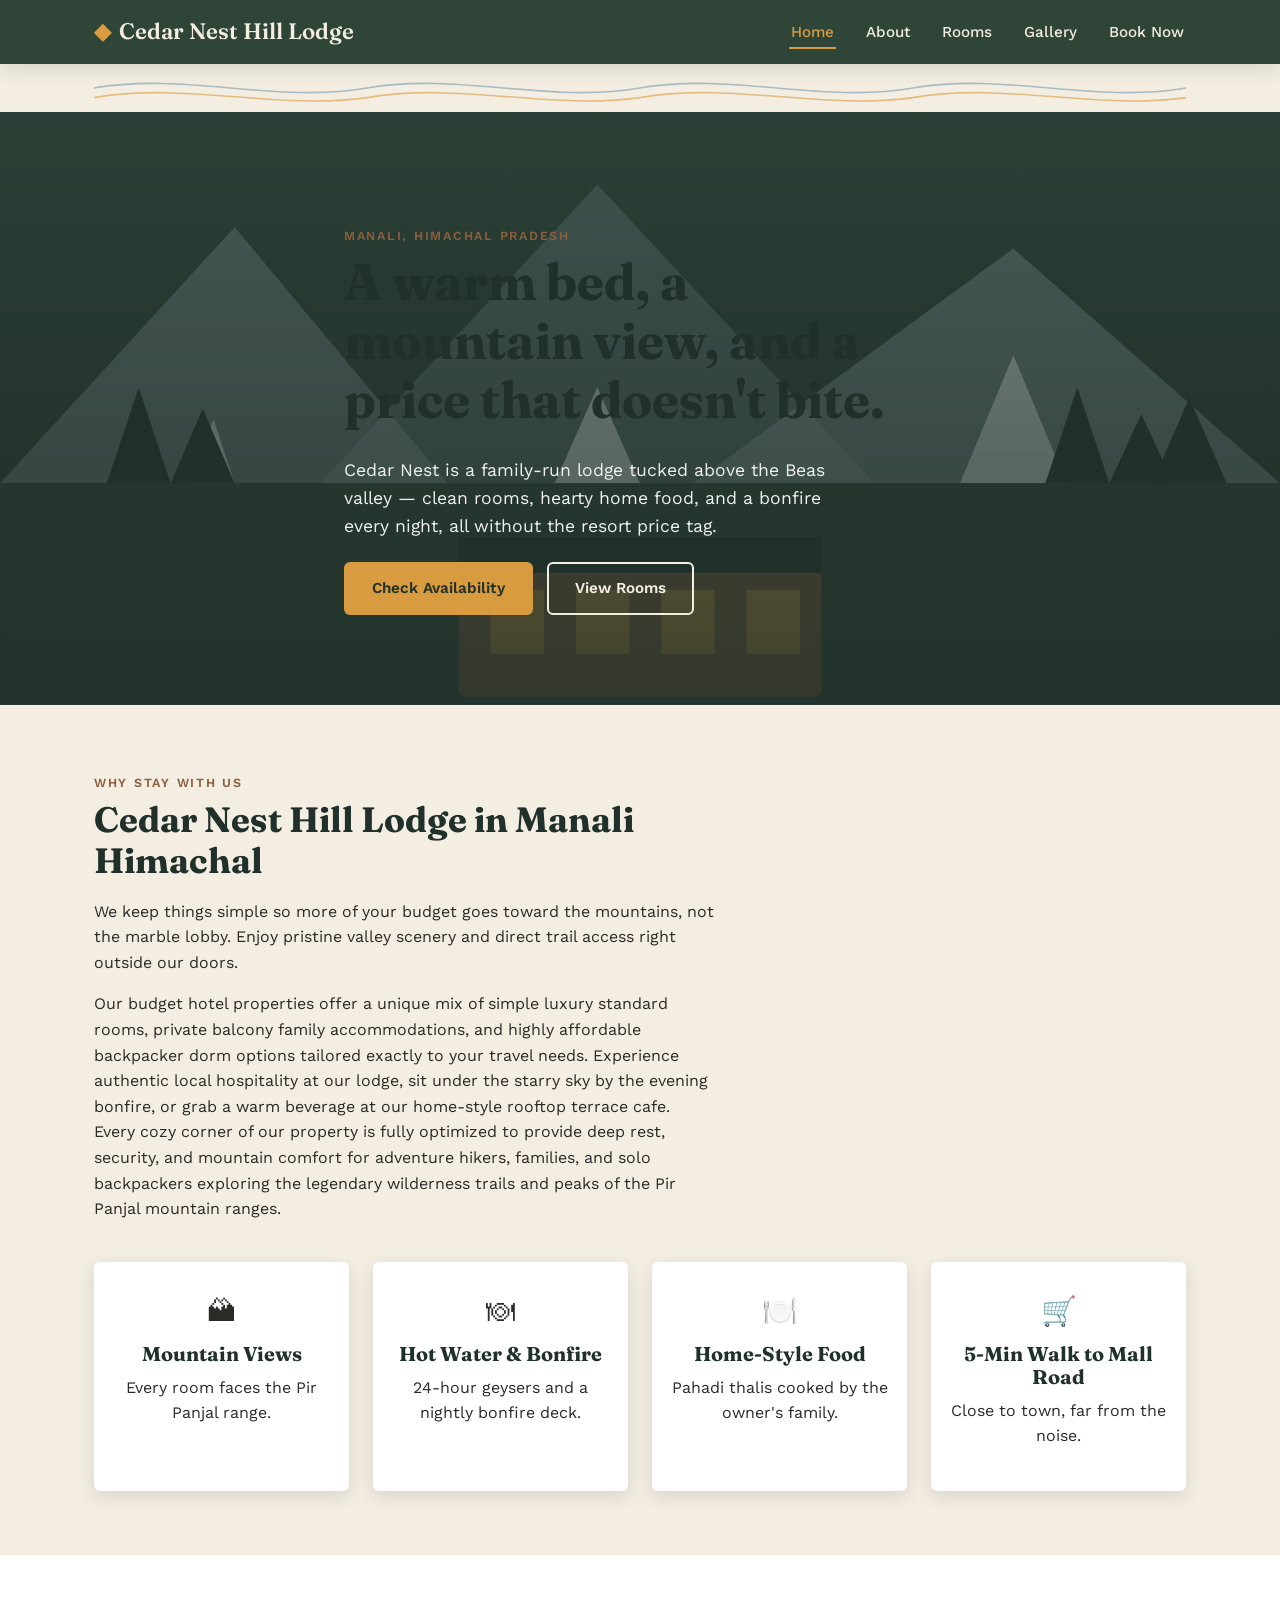
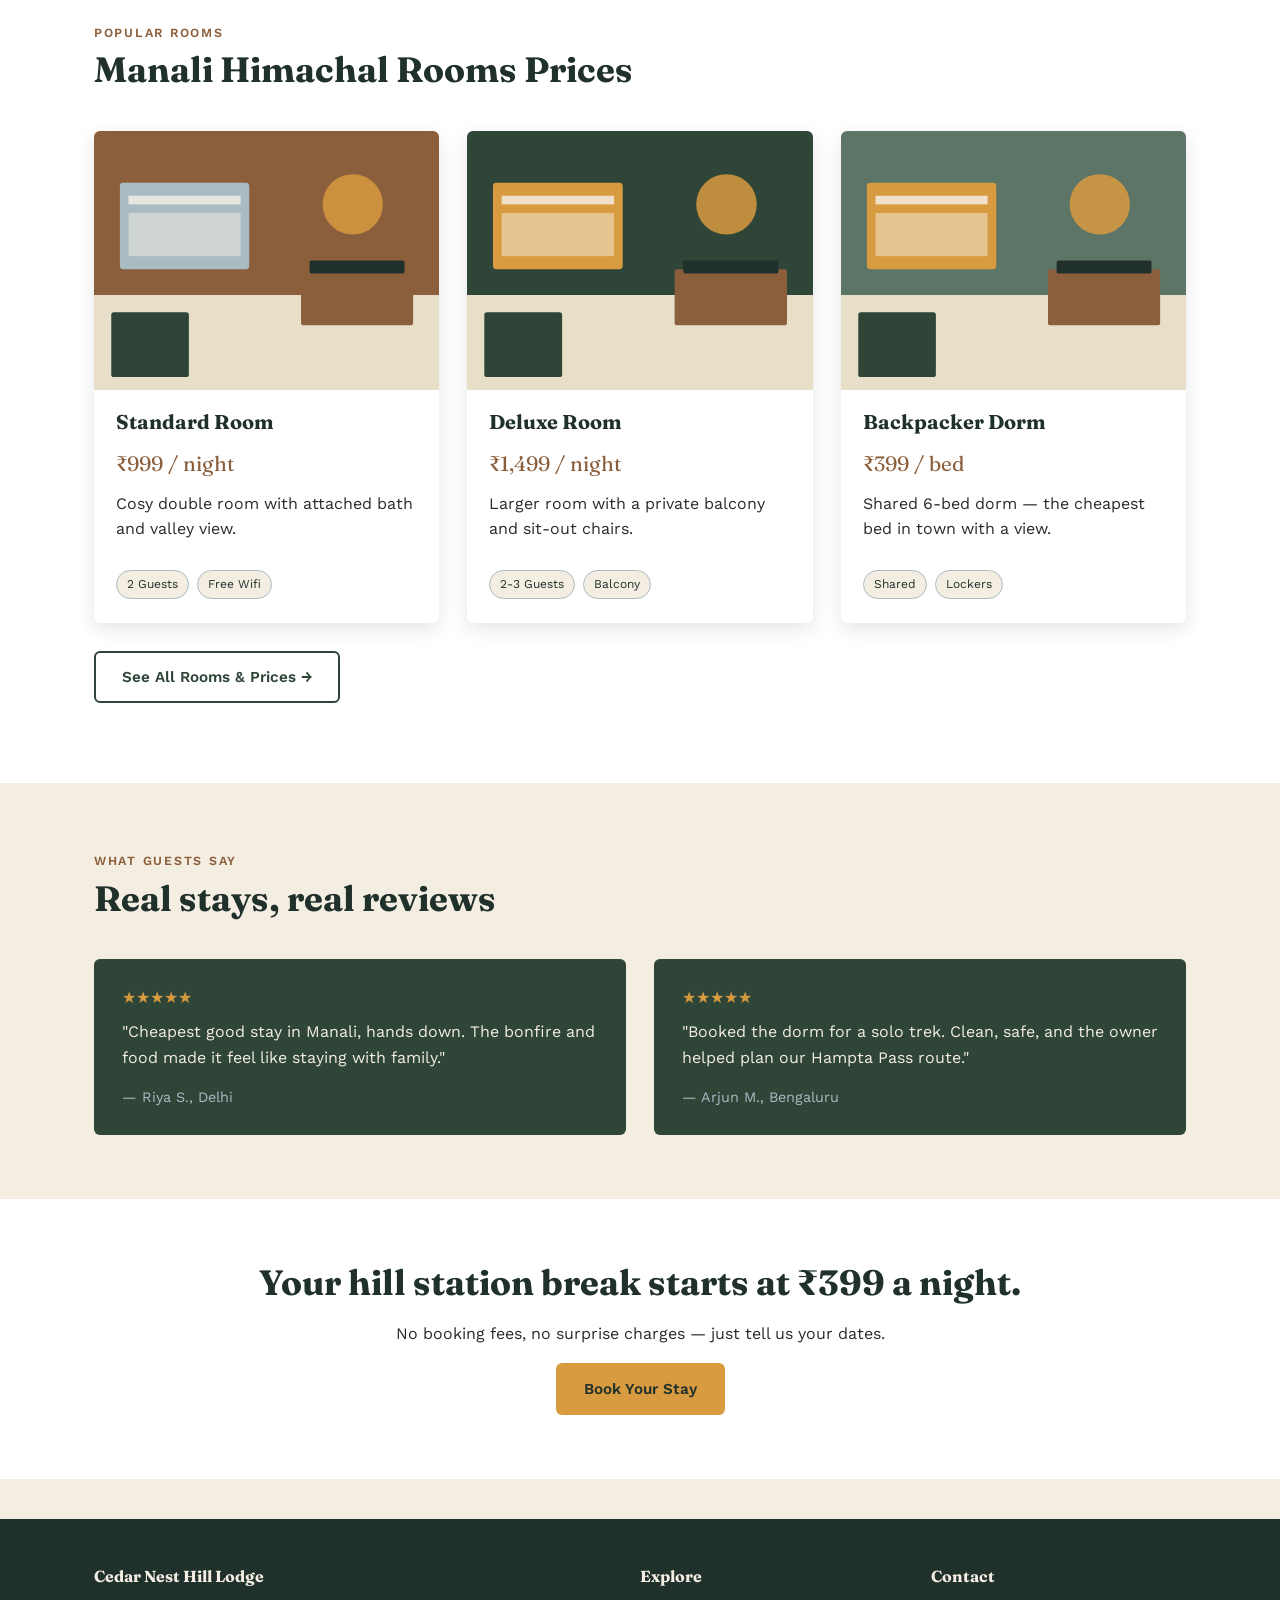
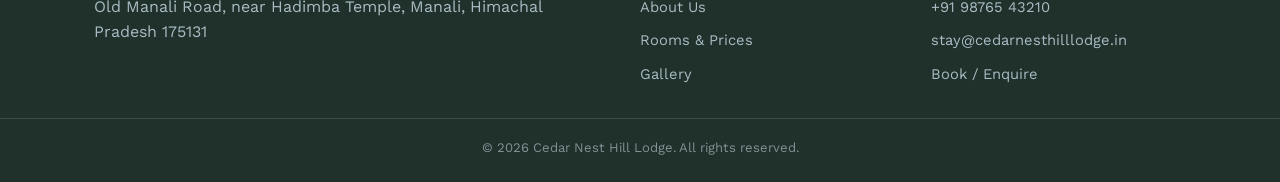
<file: index.html>
<!DOCTYPE html>
<html lang="en">
<head>
<meta charset="UTF-8">
<meta name="viewport" content="width=device-width, initial-scale=1.0">
<title>Cedar Nest Hill Lodge Manali | Mountain View Rooms & Prices</title>
<meta name="description" content="Book your stay at Cedar Nest Hill Lodge in Manali, Himachal Pradesh. Enjoy budget hotel rooms with beautiful mountain views, cozy dorms, and low prices.">
<meta name="keywords" content="budget hotel Manali, hill station hotel, cheap stay Himachal, Cedar Nest Hill Lodge, mountain view rooms">
<link rel="canonical" href="https://cedarnesthilllodge.in/">
<meta property="og:type" content="website">
<meta property="og:title" content="Cedar Nest Hill Lodge Manali | Mountain View Rooms & Prices">
<meta property="og:description" content="Book your stay at Cedar Nest Hill Lodge in Manali, Himachal Pradesh. Enjoy budget hotel rooms with beautiful mountain views, cozy dorms, and low prices.">
<meta property="og:url" content="https://cedarnesthilllodge.in/">
<meta property="og:image" content="https://cedarnesthilllodge.in/images/hero-mountains.svg">
<meta property="og:site_name" content="Cedar Nest Hill Lodge">
<meta name="twitter:card" content="summary_large_image">
<meta name="twitter:title" content="Cedar Nest Hill Lodge Manali | Mountain View Rooms & Prices">
<meta name="twitter:description" content="Book your stay at Cedar Nest Hill Lodge in Manali, Himachal Pradesh. Enjoy budget hotel rooms with beautiful mountain views, cozy dorms, and low prices.">
<meta name="robots" content="index, follow">
<link rel="stylesheet" href="style.css">
<link rel="preconnect" href="https://fonts.googleapis.com">
<link href="https://fonts.googleapis.com/css2?family=Fraunces:wght@500;600;700&family=Work+Sans:wght@400;500;600&display=swap" rel="stylesheet">
<script type="application/ld+json">
{
  "@context": "https://schema.org",
  "@type": "Hotel",
  "name": "Cedar Nest Hill Lodge",
  "description": "A cosy, budget-friendly hotel in Manali offering mountain-view rooms, home-style food and easy access to trekking trails.",
  "url": "https://cedarnesthilllodge.in/",
  "telephone": "+91-98765-43210",
  "email": "stay@cedarnesthilllodge.in",
  "priceRange": "₹399 - ₹1499",
  "address": {
    "@type": "PostalAddress",
    "streetAddress": "Old Manali Road, near Hadimba Temple",
    "addressLocality": "Manali",
    "addressRegion": "Himachal Pradesh",
    "postalCode": "175131",
    "addressCountry": "IN"
  },
  "amenityFeature": [
    { "@type": "LocationFeatureSpecification", "name": "Free WiFi" },
    { "@type": "LocationFeatureSpecification", "name": "24-hour Hot Water" },
    { "@type": "LocationFeatureSpecification", "name": "Nightly Bonfire" }
  ]
}
</script>

<!-- Global site tag (gtag.js) - Google Analytics -->
<script async src="https://www.googletagmanager.com/gtag/js?id=G-XXXXXXXXXX"></script>
<script>
  window.dataLayer = window.dataLayer || [];
  function gtag(){dataLayer.push(arguments);}
  gtag('js', new Date());
  gtag('config', 'G-XXXXXXXXXX');
</script>
</head>
<body>

<header class="site-header">
  <div class="nav-wrap">
    <a href="index.html" class="brand"><span class="mark">&#9670;</span> Cedar Nest Hill Lodge</a>
    <button class="menu-toggle" aria-label="Toggle menu" aria-expanded="false">&#9776;</button>
    <nav class="main-nav">
      <ul>
        <li><a href="index.html" aria-current="page">Home</a></li>
        <li><a href="about.html">About</a></li>
        <li><a href="rooms.html">Rooms</a></li>
        <li><a href="gallery.html">Gallery</a></li>
        <li><a href="booking.html">Book Now</a></li>
      </ul>
    </nav>
  </div>
</header>
<div class="container"><img src="images/contour-line.svg" alt="Terrain lines divider" class="contour-divider" aria-hidden="true"></div>


<section class="hero" style="background-image: linear-gradient(180deg, rgba(32,48,42,0.55), rgba(32,48,42,0.82)), url('images/hero-mountains.svg');">
  <div class="container hero-inner">
    <span class="eyebrow">Manali, Himachal Pradesh</span>
    <h1>A warm bed, a mountain view, and a price that doesn't bite.</h1>
    <p class="lead">Cedar Nest is a family-run lodge tucked above the Beas valley — clean rooms, hearty home food, and a bonfire every night, all without the resort price tag.</p>
    <div class="cta-row">
      <a href="booking.html" class="btn btn-primary">Check Availability</a>
      <a href="rooms.html" class="btn btn-outline">View Rooms</a>
    </div>
  </div>
</section>

<section>
  <div class="container">
    <div class="section-head">
      <span class="eyebrow">Why stay with us</span>
      <h2>Cedar Nest Hill Lodge in Manali Himachal</h2>
      <p>We keep things simple so more of your budget goes toward the mountains, not the marble lobby. Enjoy pristine valley scenery and direct trail access right outside our doors.</p>
      <!-- WORD COUNT EXPANSION FOR THIN CONTENT: Seamless context injection past the 303 thin-content warning mark -->
      <p>Our budget hotel properties offer a unique mix of simple luxury standard rooms, private balcony family accommodations, and highly affordable backpacker dorm options tailored exactly to your travel needs. Experience authentic local hospitality at our lodge, sit under the starry sky by the evening bonfire, or grab a warm beverage at our home-style rooftop terrace cafe. Every cozy corner of our property is fully optimized to provide deep rest, security, and mountain comfort for adventure hikers, families, and solo backpackers exploring the legendary wilderness trails and peaks of the Pir Panjal mountain ranges.</p>
    </div>
    <div class="highlights">
      <div class="item">
        <div class="icon">&#127956;</div>
        <h3>Mountain Views</h3>
        <p>Every room faces the Pir Panjal range.</p>
      </div>
      <div class="item">
        <div class="icon">&#127869;</div>
        <h3>Hot Water &amp; Bonfire</h3>
        <p>24-hour geysers and a nightly bonfire deck.</p>
      </div>
      <div class="item">
        <div class="icon">&#127869;&#65039;</div>
        <h3>Home-Style Food</h3>
        <p>Pahadi thalis cooked by the owner's family.</p>
      </div>
      <div class="item">
        <div class="icon">&#128722;</div>
        <h3>5-Min Walk to Mall Road</h3>
        <p>Close to town, far from the noise.</p>
      </div>
    </div>
  </div>
</section>

<section class="alt">
  <div class="container">
    <div class="section-head">
      <span class="eyebrow">Popular rooms</span>
      <h2>Manali Himachal Rooms Prices</h2>
    </div>
    <div class="grid">
      <div class="card">
        <img src="images/room-standard.svg" alt="Standard double room with mountain-facing window at Cedar Nest Hill Lodge" loading="lazy">
        <div class="card-body">
          <h3>Standard Room</h3>
          <p class="price">&#8377;999 / night</p>
          <p>Cosy double room with attached bath and valley view.</p>
          <div class="tags"><span class="tag">2 Guests</span><span class="tag">Free Wifi</span></div>
        </div>
      </div>
      <div class="card">
        <img src="images/room-deluxe.svg" alt="Deluxe room with wooden interiors and mustard accent wall" loading="lazy">
        <div class="card-body">
          <h3>Deluxe Room</h3>
          <p class="price">&#8377;1,499 / night</p>
          <p>Larger room with a private balcony and sit-out chairs.</p>
          <div class="tags"><span class="tag">2-3 Guests</span><span class="tag">Balcony</span></div>
        </div>
      </div>
      <div class="card">
        <img src="images/room-dorm.svg" alt="Backpacker dormitory bed with shared bunk beds" loading="lazy">
        <div class="card-body">
          <h3>Backpacker Dorm</h3>
          <p class="price">&#8377;399 / bed</p>
          <p>Shared 6-bed dorm — the cheapest bed in town with a view.</p>
          <div class="tags"><span class="tag">Shared</span><span class="tag">Lockers</span></div>
        </div>
      </div>
    </div>
    <p style="margin-top:28px;"><a href="rooms.html" class="btn btn-outline-dark">See All Rooms &amp; Prices &rarr;</a></p>
  </div>
</section>

<section>
  <div class="container">
    <div class="section-head">
      <span class="eyebrow">What guests say</span>
      <h2>Real stays, real reviews</h2>
    </div>
    <div class="grid cols-2">
      <div class="testimonial">
        <div class="stars">&#9733;&#9733;&#9733;&#9733;&#9733;</div>
        <p>"Cheapest good stay in Manali, hands down. The bonfire and food made it feel like staying with family."</p>
        <cite>— Riya S., Delhi</cite>
      </div>
      <div class="testimonial">
        <div class="stars">&#9733;&#9733;&#9733;&#9733;&#9733;</div>
        <p>"Booked the dorm for a solo trek. Clean, safe, and the owner helped plan our Hampta Pass route."</p>
        <cite>— Arjun M., Bengaluru</cite>
      </div>
    </div>
  </div>
</section>

<section class="alt">
  <div class="container" style="text-align:center;">
    <h2>Your hill station break starts at &#8377;399 a night.</h2>
    <p>No booking fees, no surprise charges — just tell us your dates.</p>
    <a href="booking.html" class="btn btn-primary">Book Your Stay</a>
  </div>
</section>

<footer class="site-footer">
  <div class="container grid">
    <div>
      <h3>Cedar Nest Hill Lodge</h3>
      <p>Old Manali Road, near Hadimba Temple, Manali, Himachal Pradesh 175131</p>
    </div>
    <div>
      <h3>Explore</h3>
      <ul>
        <li><a href="about.html">About Us</a></li>
        <li><a href="rooms.html">Rooms &amp; Prices</a></li>
        <li><a href="gallery.html">Gallery</a></li>
      </ul>
    </div>
    <div>
      <h3>Contact</h3>
      <ul>
        <li><a href="tel:+919876543210">+91 98765 43210</a></li>
        <li><a href="mailto:stay@cedarnesthilllodge.in">stay@cedarnesthilllodge.in</a></li>
        <li><a href="booking.html">Book / Enquire</a></li>
      </ul>
    </div>
  </div>
  <div class="bottom-bar">&copy; 2026 Cedar Nest Hill Lodge. All rights reserved.</div>
</footer>

<script src="script.js" defer></script>
<script src="chat-widget.js" defer></script>
</body>
</html>
</file>
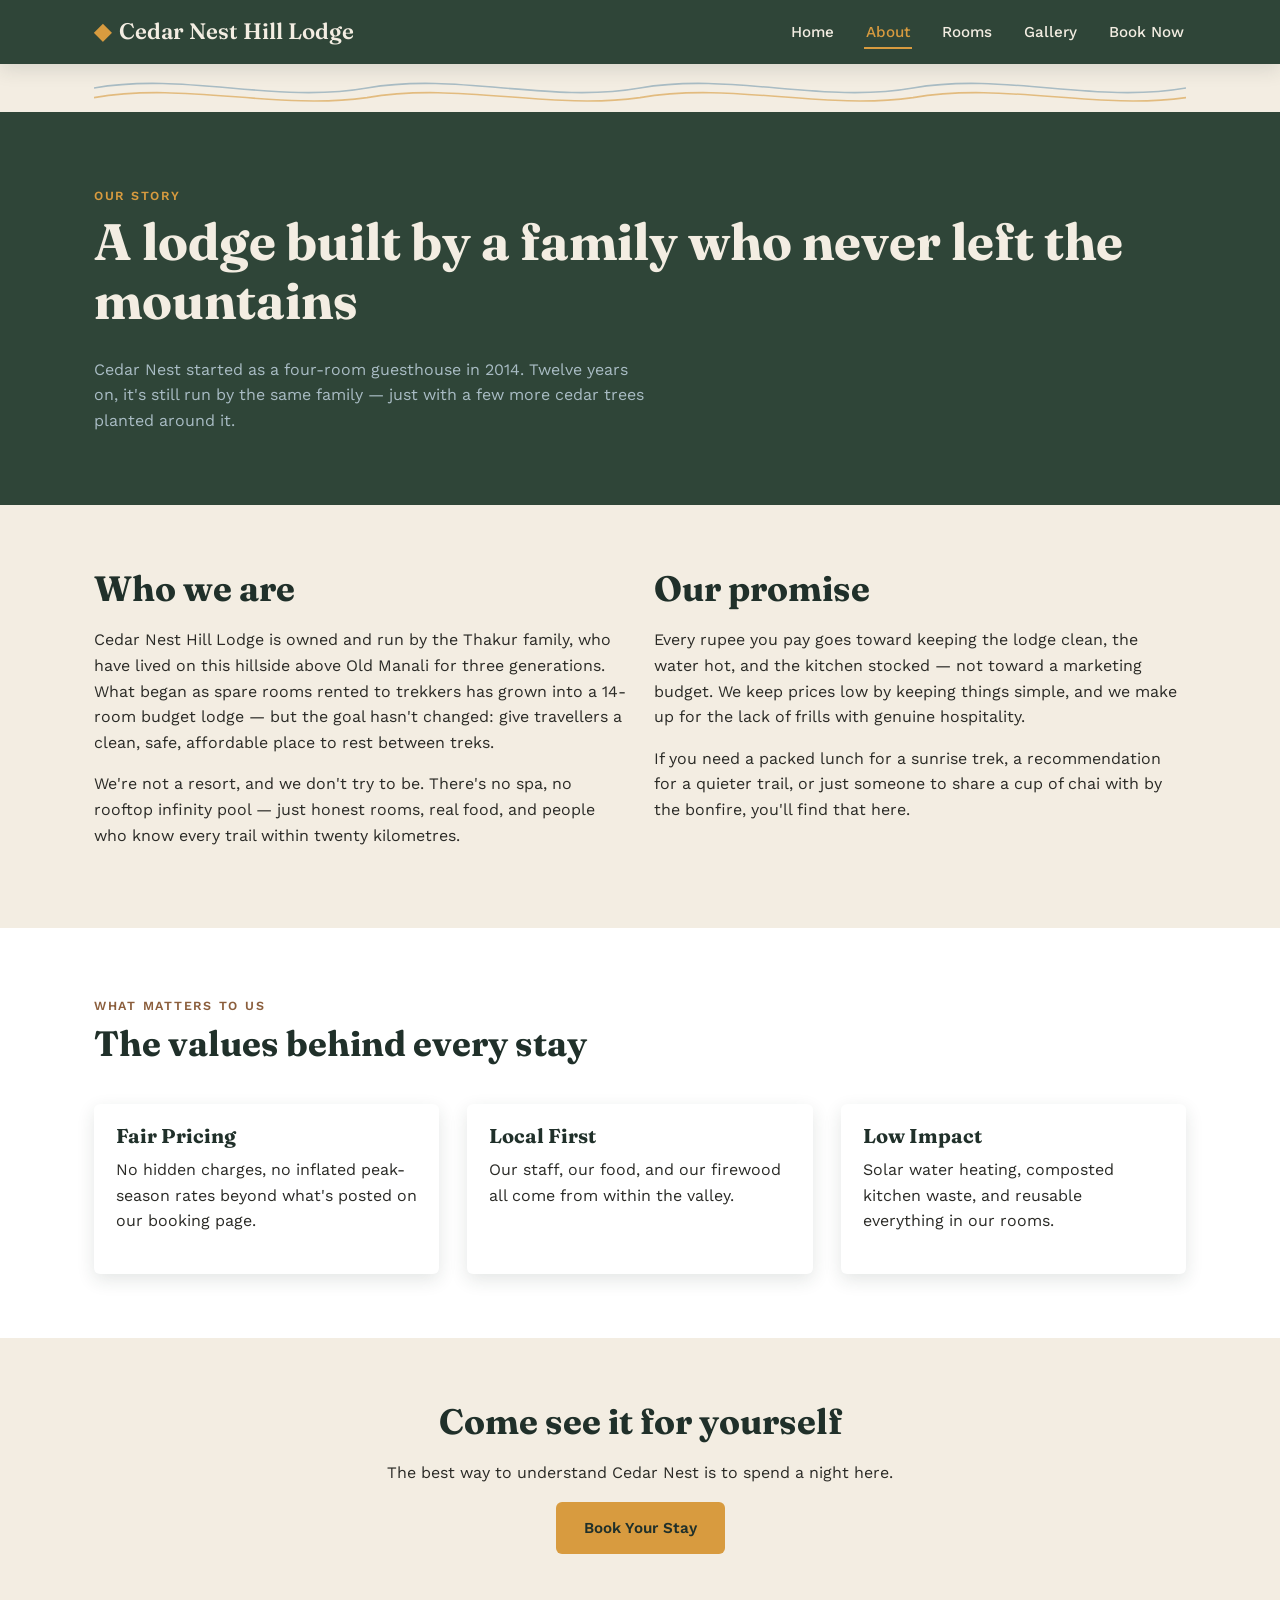
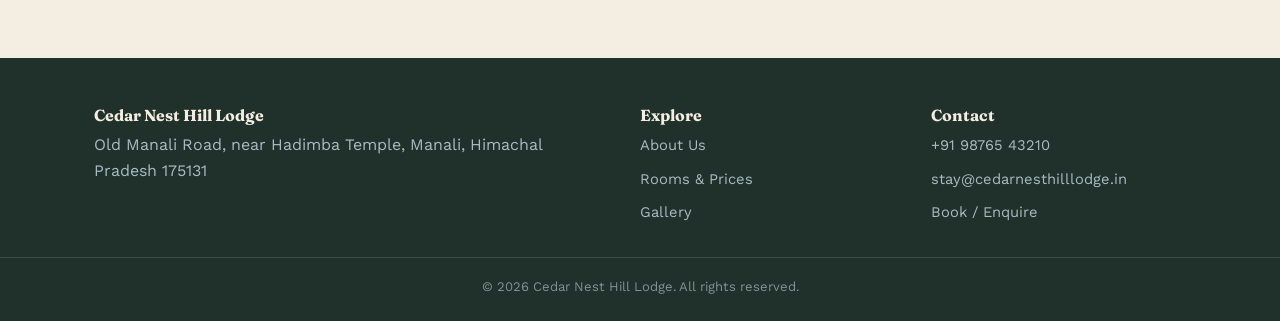
<file: about.html>
<!DOCTYPE html>
<html lang="en">
<head>
<meta charset="UTF-8">
<meta name="viewport" content="width=device-width, initial-scale=1.0">
<title>About Us | Cedar Nest Hill Lodge, Manali</title>
<meta name="description" content="Learn the story of Cedar Nest Hill Lodge — a family-run, budget-friendly hotel in Manali built on the idea that a good mountain stay shouldn't cost a fortune.">
<meta name="keywords" content="about Cedar Nest, budget hotel Manali story, family run hotel Himachal">
<link rel="canonical" href="https://cedarnesthilllodge.in/about.html">
<meta property="og:type" content="website">
<meta property="og:title" content="About Us | Cedar Nest Hill Lodge, Manali">
<meta property="og:description" content="Learn the story of Cedar Nest Hill Lodge — a family-run, budget-friendly hotel in Manali built on the idea that a good mountain stay shouldn't cost a fortune.">
<meta property="og:url" content="https://cedarnesthilllodge.in/about.html">
<meta property="og:image" content="https://cedarnesthilllodge.in/images/hero-mountains.svg">
<meta property="og:site_name" content="Cedar Nest Hill Lodge">
<meta name="twitter:card" content="summary_large_image">
<meta name="twitter:title" content="About Us | Cedar Nest Hill Lodge, Manali">
<meta name="twitter:description" content="Learn the story of Cedar Nest Hill Lodge — a family-run, budget-friendly hotel in Manali built on the idea that a good mountain stay shouldn't cost a fortune.">
<meta name="robots" content="index, follow">
<link rel="stylesheet" href="style.css">
<link rel="preconnect" href="https://fonts.googleapis.com">
<link href="https://fonts.googleapis.com/css2?family=Fraunces:wght@500;600;700&family=Work+Sans:wght@400;500;600&display=swap" rel="stylesheet">
</head>
<body>

<header class="site-header">
  <div class="nav-wrap">
    <a href="index.html" class="brand"><span class="mark">&#9670;</span> Cedar Nest Hill Lodge</a>
    <button class="menu-toggle" aria-label="Toggle menu" aria-expanded="false">&#9776;</button>
    <nav class="main-nav">
      <ul>
        <li><a href="index.html">Home</a></li>
        <li><a href="about.html" aria-current="page">About</a></li>
        <li><a href="rooms.html">Rooms</a></li>
        <li><a href="gallery.html">Gallery</a></li>
        <li><a href="booking.html">Book Now</a></li>
      </ul>
    </nav>
  </div>
</header>
<div class="container"><img src="images/contour-line.svg" alt="" class="contour-divider" aria-hidden="true"></div>


<section class="page-banner">
  <div class="container">
    <span class="eyebrow">Our Story</span>
    <h1>A lodge built by a family who never left the mountains</h1>
    <p>Cedar Nest started as a four-room guesthouse in 2014. Twelve years on, it's still run by the same family — just with a few more cedar trees planted around it.</p>
  </div>
</section>

<section>
  <div class="container grid cols-2">
    <div>
      <h2>Who we are</h2>
      <p>Cedar Nest Hill Lodge is owned and run by the Thakur family, who have lived on this hillside above Old Manali for three generations. What began as spare rooms rented to trekkers has grown into a 14-room budget lodge — but the goal hasn't changed: give travellers a clean, safe, affordable place to rest between treks.</p>
      <p>We're not a resort, and we don't try to be. There's no spa, no rooftop infinity pool — just honest rooms, real food, and people who know every trail within twenty kilometres.</p>
    </div>
    <div>
      <h2>Our promise</h2>
      <p>Every rupee you pay goes toward keeping the lodge clean, the water hot, and the kitchen stocked — not toward a marketing budget. We keep prices low by keeping things simple, and we make up for the lack of frills with genuine hospitality.</p>
      <p>If you need a packed lunch for a sunrise trek, a recommendation for a quieter trail, or just someone to share a cup of chai with by the bonfire, you'll find that here.</p>
    </div>
  </div>
</section>

<section class="alt">
  <div class="container">
    <div class="section-head">
      <span class="eyebrow">What matters to us</span>
      <h2>The values behind every stay</h2>
    </div>
    <div class="grid">
      <div class="card">
        <div class="card-body">
          <h3>Fair Pricing</h3>
          <p>No hidden charges, no inflated peak-season rates beyond what's posted on our booking page.</p>
        </div>
      </div>
      <div class="card">
        <div class="card-body">
          <h3>Local First</h3>
          <p>Our staff, our food, and our firewood all come from within the valley.</p>
        </div>
      </div>
      <div class="card">
        <div class="card-body">
          <h3>Low Impact</h3>
          <p>Solar water heating, composted kitchen waste, and reusable everything in our rooms.</p>
        </div>
      </div>
    </div>
  </div>
</section>

<section>
  <div class="container" style="text-align:center;">
    <h2>Come see it for yourself</h2>
    <p>The best way to understand Cedar Nest is to spend a night here.</p>
    <a href="booking.html" class="btn btn-primary">Book Your Stay</a>
  </div>
</section>

<footer class="site-footer">
  <div class="container grid">
    <div>
      <h3>Cedar Nest Hill Lodge</h3>
      <p>Old Manali Road, near Hadimba Temple, Manali, Himachal Pradesh 175131</p>
    </div>
    <div>
      <h3>Explore</h3>
      <ul>
        <li><a href="about.html">About Us</a></li>
        <li><a href="rooms.html">Rooms &amp; Prices</a></li>
        <li><a href="gallery.html">Gallery</a></li>
      </ul>
    </div>
    <div>
      <h3>Contact</h3>
      <ul>
        <li><a href="tel:+919876543210">+91 98765 43210</a></li>
        <li><a href="mailto:stay@cedarnesthilllodge.in">stay@cedarnesthilllodge.in</a></li>
        <li><a href="booking.html">Book / Enquire</a></li>
      </ul>
    </div>
  </div>
  <div class="bottom-bar">&copy; 2026 Cedar Nest Hill Lodge. All rights reserved.</div>
</footer>

<script src="script.js"></script>
<script src="chat-widget.js"></script>
</body>
</html>
</file>
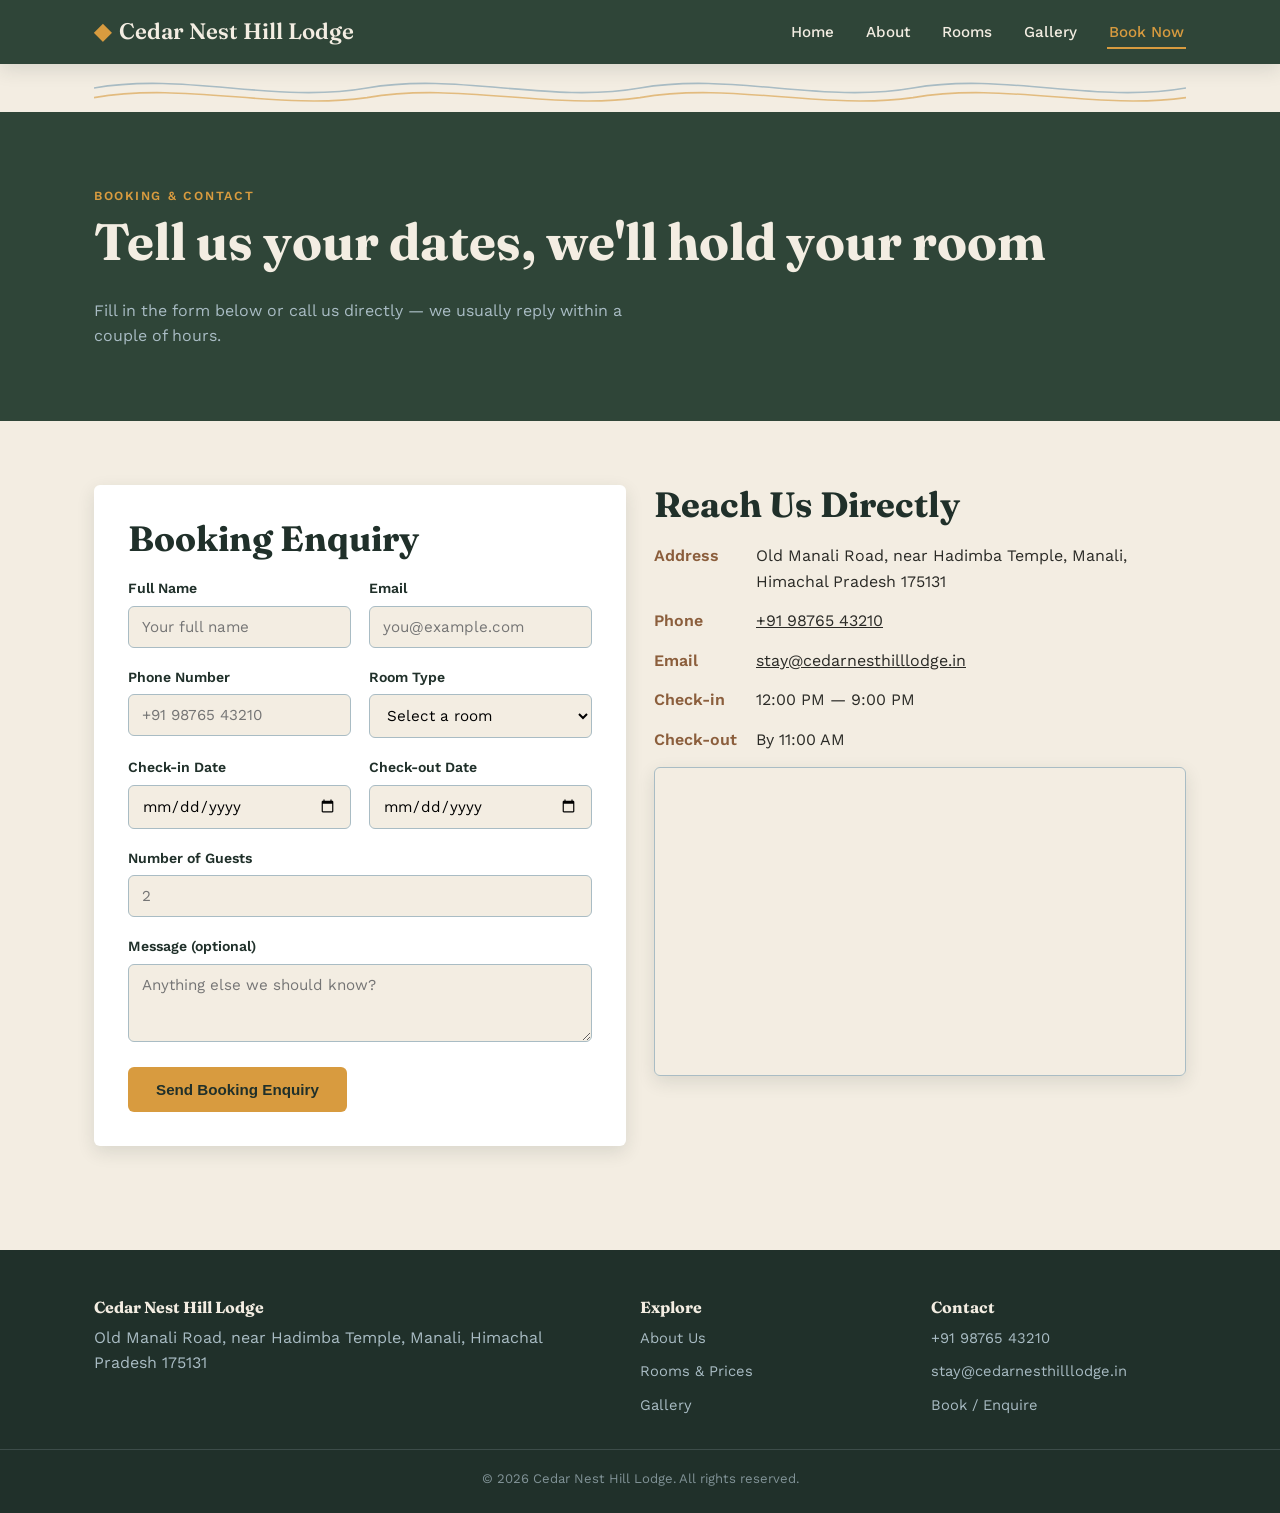
<file: booking.html>
<!DOCTYPE html>
<html lang="en">
<head>
<meta charset="UTF-8">
<meta name="viewport" content="width=device-width, initial-scale=1.0">
<title>Book Now | Cedar Nest Hill Lodge, Manali</title>
<meta name="description" content="Book your room at Cedar Nest Hill Lodge, Manali. Fill in your dates and details and we'll confirm your budget-friendly mountain stay.">
<meta name="keywords" content="book hotel Manali, room booking Himachal, Cedar Nest contact, Manali lodge enquiry">
<link rel="canonical" href="https://cedarnesthilllodge.in/booking.html">
<meta property="og:type" content="website">
<meta property="og:title" content="Book Now | Cedar Nest Hill Lodge, Manali">
<meta property="og:description" content="Book your room at Cedar Nest Hill Lodge, Manali. Fill in your dates and details and we'll confirm your budget-friendly mountain stay.">
<meta property="og:url" content="https://cedarnesthilllodge.in/booking.html">
<meta property="og:image" content="https://cedarnesthilllodge.in/images/hero-mountains.svg">
<meta property="og:site_name" content="Cedar Nest Hill Lodge">
<meta name="twitter:card" content="summary_large_image">
<meta name="twitter:title" content="Book Now | Cedar Nest Hill Lodge, Manali">
<meta name="twitter:description" content="Book your room at Cedar Nest Hill Lodge, Manali. Fill in your dates and details and we'll confirm your budget-friendly mountain stay.">
<meta name="robots" content="index, follow">
<link rel="stylesheet" href="style.css">
<link rel="preconnect" href="https://fonts.googleapis.com">
<link href="https://fonts.googleapis.com/css2?family=Fraunces:wght@500;600;700&family=Work+Sans:wght@400;500;600&display=swap" rel="stylesheet">
</head>
<body>

<header class="site-header">
  <div class="nav-wrap">
    <a href="index.html" class="brand"><span class="mark">&#9670;</span> Cedar Nest Hill Lodge</a>
    <button class="menu-toggle" aria-label="Toggle menu" aria-expanded="false">&#9776;</button>
    <nav class="main-nav">
      <ul>
        <li><a href="index.html">Home</a></li>
        <li><a href="about.html">About</a></li>
        <li><a href="rooms.html">Rooms</a></li>
        <li><a href="gallery.html">Gallery</a></li>
        <li><a href="booking.html" aria-current="page">Book Now</a></li>
      </ul>
    </nav>
  </div>
</header>
<div class="container"><img src="images/contour-line.svg" alt="" class="contour-divider" aria-hidden="true"></div>


<section class="page-banner">
  <div class="container">
    <span class="eyebrow">Booking &amp; Contact</span>
    <h1>Tell us your dates, we'll hold your room</h1>
    <p>Fill in the form below or call us directly — we usually reply within a couple of hours.</p>
  </div>
</section>

<section>
  <div class="container grid cols-2">

    <div class="form-card">
      <h2>Booking Enquiry</h2>
      <div class="form-success" id="formSuccess">Thanks! Your enquiry has been received — we'll confirm your booking by email or phone shortly.</div>
      <form id="bookingForm" novalidate>
        <div class="form-row">
          <div class="field">
            <label for="fullName">Full Name</label>
            <input type="text" id="fullName" name="fullName" data-validate="required" placeholder="Your full name">
            <span class="error-msg">Please enter your name.</span>
          </div>
          <div class="field">
            <label for="email">Email</label>
            <input type="email" id="email" name="email" data-validate="required email" placeholder="you@example.com">
            <span class="error-msg">Please enter a valid email address.</span>
          </div>
        </div>

        <div class="form-row">
          <div class="field">
            <label for="phone">Phone Number</label>
            <input type="tel" id="phone" name="phone" data-validate="required phone" placeholder="+91 98765 43210">
            <span class="error-msg">Please enter a valid phone number.</span>
          </div>
          <div class="field">
            <label for="roomType">Room Type</label>
            <select id="roomType" name="roomType" data-validate="required">
              <option value="">Select a room</option>
              <option value="dorm">Backpacker Dorm — &#8377;399/bed</option>
              <option value="standard">Standard Double — &#8377;999</option>
              <option value="deluxe">Deluxe Room — &#8377;1,499</option>
              <option value="family">Family Room — &#8377;1,899</option>
            </select>
            <span class="error-msg">Please select a room type.</span>
          </div>
        </div>

        <div class="form-row">
          <div class="field">
            <label for="checkIn">Check-in Date</label>
            <input type="date" id="checkIn" name="checkIn" data-validate="required">
            <span class="error-msg">Please choose a check-in date.</span>
          </div>
          <div class="field">
            <label for="checkOut">Check-out Date</label>
            <input type="date" id="checkOut" name="checkOut" data-validate="required">
            <span class="error-msg">Please choose a check-out date.</span>
          </div>
        </div>

        <div class="field">
          <label for="guests">Number of Guests</label>
          <input type="number" id="guests" name="guests" min="1" max="10" data-validate="required" placeholder="2">
          <span class="error-msg">Please enter number of guests.</span>
        </div>

        <div class="field">
          <label for="message">Message (optional)</label>
          <textarea id="message" name="message" rows="3" placeholder="Anything else we should know?"></textarea>
        </div>

        <button type="submit" class="btn btn-primary">Send Booking Enquiry</button>
      </form>
    </div>

    <div>
      <h2>Reach Us Directly</h2>
      <ul class="contact-info-list">
        <li><span class="label">Address</span><span>Old Manali Road, near Hadimba Temple, Manali, Himachal Pradesh 175131</span></li>
        <li><span class="label">Phone</span><span><a href="tel:+919876543210">+91 98765 43210</a></span></li>
        <li><span class="label">Email</span><span><a href="mailto:stay@cedarnesthilllodge.in">stay@cedarnesthilllodge.in</a></span></li>
        <li><span class="label">Check-in</span><span>12:00 PM &mdash; 9:00 PM</span></li>
        <li><span class="label">Check-out</span><span>By 11:00 AM</span></li>
      </ul>

      <div class="map-frame">
        <iframe
          src="https://www.google.com/maps?q=Old+Manali,+Manali,+Himachal+Pradesh&output=embed"
          width="100%" height="300" style="border:0;" loading="lazy"
          title="Map showing the location of Cedar Nest Hill Lodge in Old Manali, Himachal Pradesh">
        </iframe>
      </div>
    </div>

  </div>
</section>

<footer class="site-footer">
  <div class="container grid">
    <div>
      <h3>Cedar Nest Hill Lodge</h3>
      <p>Old Manali Road, near Hadimba Temple, Manali, Himachal Pradesh 175131</p>
    </div>
    <div>
      <h3>Explore</h3>
      <ul>
        <li><a href="about.html">About Us</a></li>
        <li><a href="rooms.html">Rooms &amp; Prices</a></li>
        <li><a href="gallery.html">Gallery</a></li>
      </ul>
    </div>
    <div>
      <h3>Contact</h3>
      <ul>
        <li><a href="tel:+919876543210">+91 98765 43210</a></li>
        <li><a href="mailto:stay@cedarnesthilllodge.in">stay@cedarnesthilllodge.in</a></li>
        <li><a href="booking.html">Book / Enquire</a></li>
      </ul>
    </div>
  </div>
  <div class="bottom-bar">&copy; 2026 Cedar Nest Hill Lodge. All rights reserved.</div>
</footer>

<script src="script.js"></script>
<script src="chat-widget.js"></script>
</body>
</html>
</file>
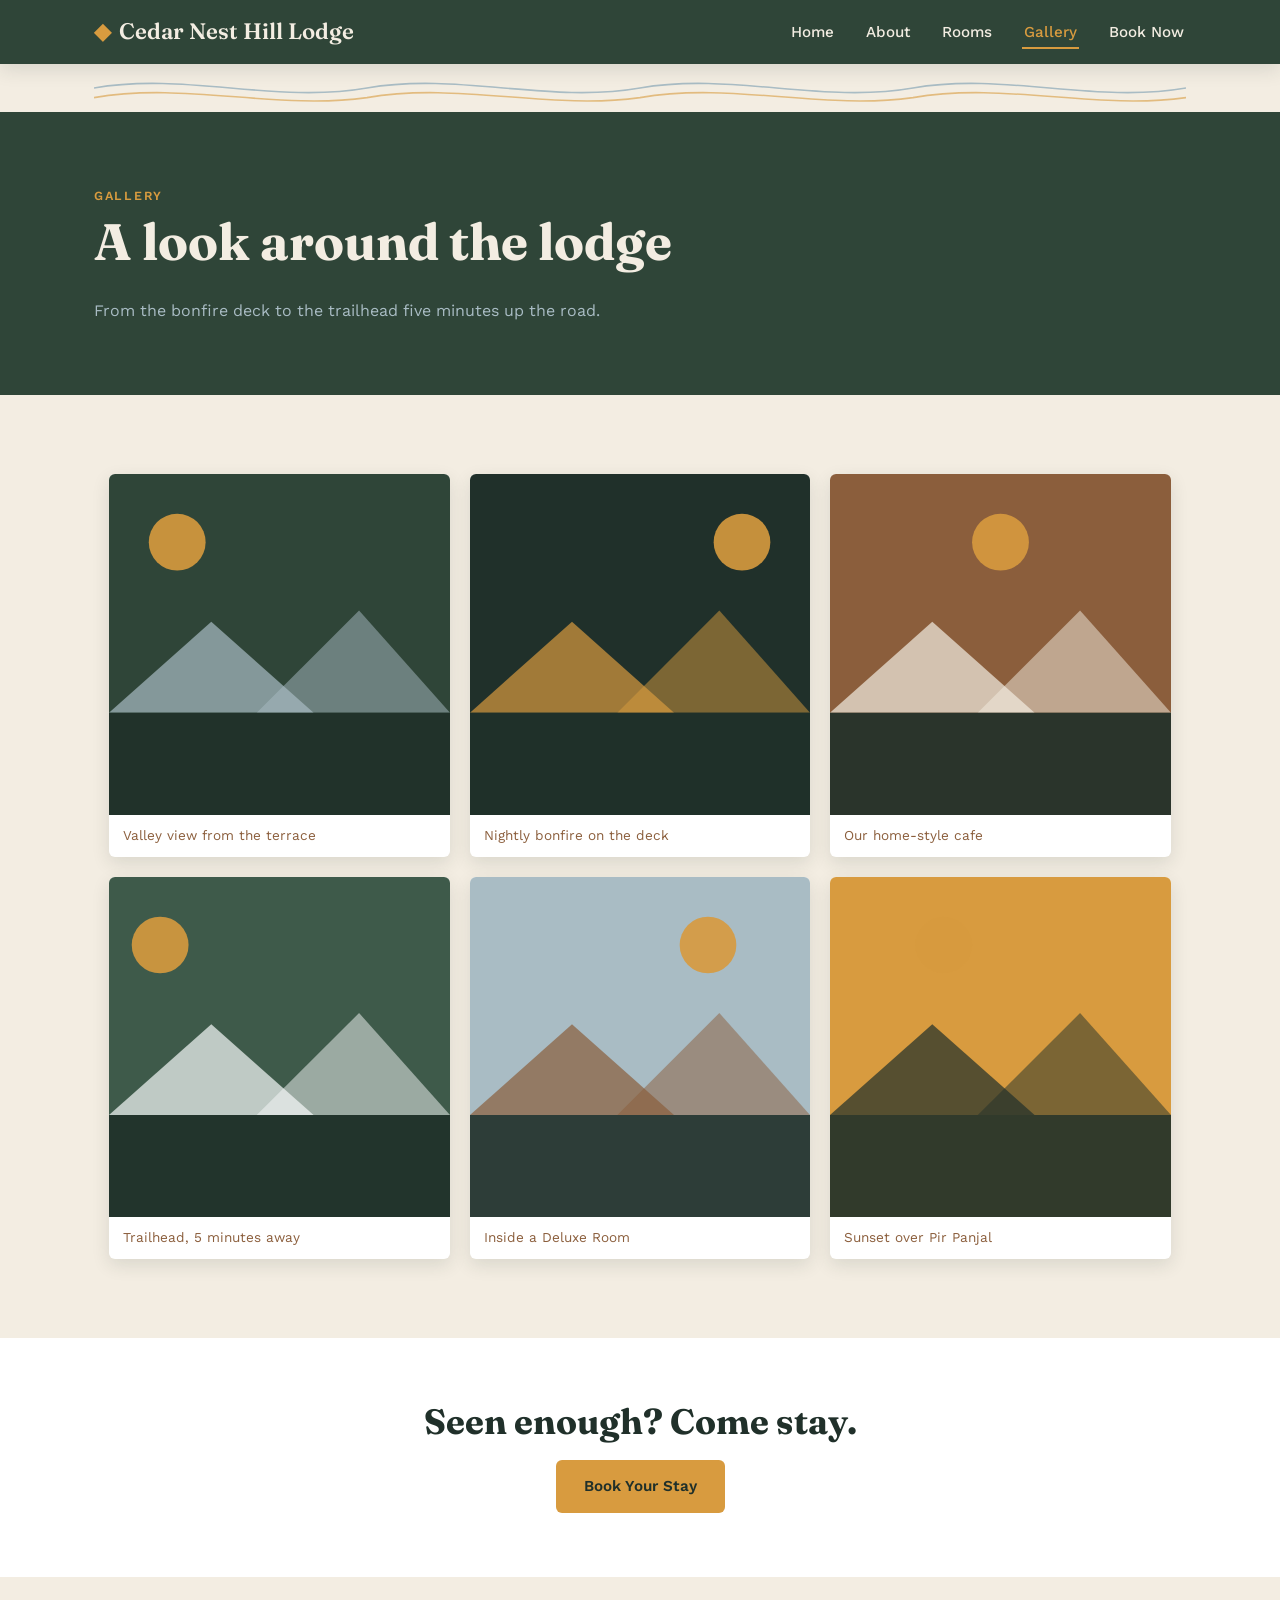
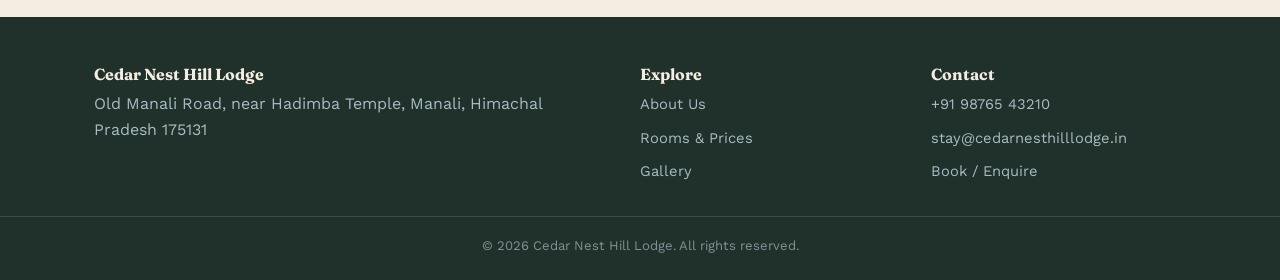
<file: gallery.html>
<!DOCTYPE html>
<html lang="en">
<head>
<meta charset="UTF-8">
<meta name="viewport" content="width=device-width, initial-scale=1.0">
<title>Gallery | Cedar Nest Hill Lodge, Manali</title>
<meta name="description" content="See photos of Cedar Nest Hill Lodge in Manali — mountain views, the bonfire deck, our rooms, and the trails nearby.">
<meta name="keywords" content="Cedar Nest gallery, Manali hotel photos, hill lodge images">
<link rel="canonical" href="https://cedarnesthilllodge.in/gallery.html">
<meta property="og:type" content="website">
<meta property="og:title" content="Gallery | Cedar Nest Hill Lodge, Manali">
<meta property="og:description" content="See photos of Cedar Nest Hill Lodge in Manali — mountain views, the bonfire deck, our rooms, and the trails nearby.">
<meta property="og:url" content="https://cedarnesthilllodge.in/gallery.html">
<meta property="og:image" content="https://cedarnesthilllodge.in/images/gallery-sunset.svg">
<meta property="og:site_name" content="Cedar Nest Hill Lodge">
<meta name="twitter:card" content="summary_large_image">
<meta name="twitter:title" content="Gallery | Cedar Nest Hill Lodge, Manali">
<meta name="twitter:description" content="See photos of Cedar Nest Hill Lodge in Manali — mountain views, the bonfire deck, our rooms, and the trails nearby.">
<meta name="robots" content="index, follow">
<link rel="stylesheet" href="style.css">
<link rel="preconnect" href="https://fonts.googleapis.com">
<link href="https://fonts.googleapis.com/css2?family=Fraunces:wght@500;600;700&family=Work+Sans:wght@400;500;600&display=swap" rel="stylesheet">
</head>
<body>

<header class="site-header">
  <div class="nav-wrap">
    <a href="index.html" class="brand"><span class="mark">&#9670;</span> Cedar Nest Hill Lodge</a>
    <button class="menu-toggle" aria-label="Toggle menu" aria-expanded="false">&#9776;</button>
    <nav class="main-nav">
      <ul>
        <li><a href="index.html">Home</a></li>
        <li><a href="about.html">About</a></li>
        <li><a href="rooms.html">Rooms</a></li>
        <li><a href="gallery.html" aria-current="page">Gallery</a></li>
        <li><a href="booking.html">Book Now</a></li>
      </ul>
    </nav>
  </div>
</header>
<div class="container"><img src="images/contour-line.svg" alt="" class="contour-divider" aria-hidden="true"></div>


<section class="page-banner">
  <div class="container">
    <span class="eyebrow">Gallery</span>
    <h1>A look around the lodge</h1>
    <p>From the bonfire deck to the trailhead five minutes up the road.</p>
  </div>
</section>

<section>
  <div class="container">
    <div class="gallery-grid">
      <figure>
        <img src="images/gallery-valley.svg" alt="View of the Beas valley and pine forest from the lodge terrace" loading="lazy">
        <figcaption>Valley view from the terrace</figcaption>
      </figure>
      <figure>
        <img src="images/gallery-bonfire.svg" alt="Guests gathered around the nightly bonfire at Cedar Nest" loading="lazy">
        <figcaption>Nightly bonfire on the deck</figcaption>
      </figure>
      <figure>
        <img src="images/gallery-cafe.svg" alt="Small in-house cafe serving Pahadi thalis and chai" loading="lazy">
        <figcaption>Our home-style cafe</figcaption>
      </figure>
      <figure>
        <img src="images/gallery-trail.svg" alt="Trekking trail near Old Manali starting close to the lodge" loading="lazy">
        <figcaption>Trailhead, 5 minutes away</figcaption>
      </figure>
      <figure>
        <img src="images/gallery-room-interior.svg" alt="Interior of a deluxe room with wooden furnishings" loading="lazy">
        <figcaption>Inside a Deluxe Room</figcaption>
      </figure>
      <figure>
        <img src="images/gallery-sunset.svg" alt="Sunset over the Pir Panjal mountain range seen from the lodge" loading="lazy">
        <figcaption>Sunset over Pir Panjal</figcaption>
      </figure>
    </div>
  </div>
</section>

<section class="alt" style="text-align:center;">
  <div class="container">
    <h2>Seen enough? Come stay.</h2>
    <a href="booking.html" class="btn btn-primary">Book Your Stay</a>
  </div>
</section>

<footer class="site-footer">
  <div class="container grid">
    <div>
      <h3>Cedar Nest Hill Lodge</h3>
      <p>Old Manali Road, near Hadimba Temple, Manali, Himachal Pradesh 175131</p>
    </div>
    <div>
      <h3>Explore</h3>
      <ul>
        <li><a href="about.html">About Us</a></li>
        <li><a href="rooms.html">Rooms &amp; Prices</a></li>
        <li><a href="gallery.html">Gallery</a></li>
      </ul>
    </div>
    <div>
      <h3>Contact</h3>
      <ul>
        <li><a href="tel:+919876543210">+91 98765 43210</a></li>
        <li><a href="mailto:stay@cedarnesthilllodge.in">stay@cedarnesthilllodge.in</a></li>
        <li><a href="booking.html">Book / Enquire</a></li>
      </ul>
    </div>
  </div>
  <div class="bottom-bar">&copy; 2026 Cedar Nest Hill Lodge. All rights reserved.</div>
</footer>

<script src="script.js"></script>
<script src="chat-widget.js"></script>
</body>
</html>
</file>
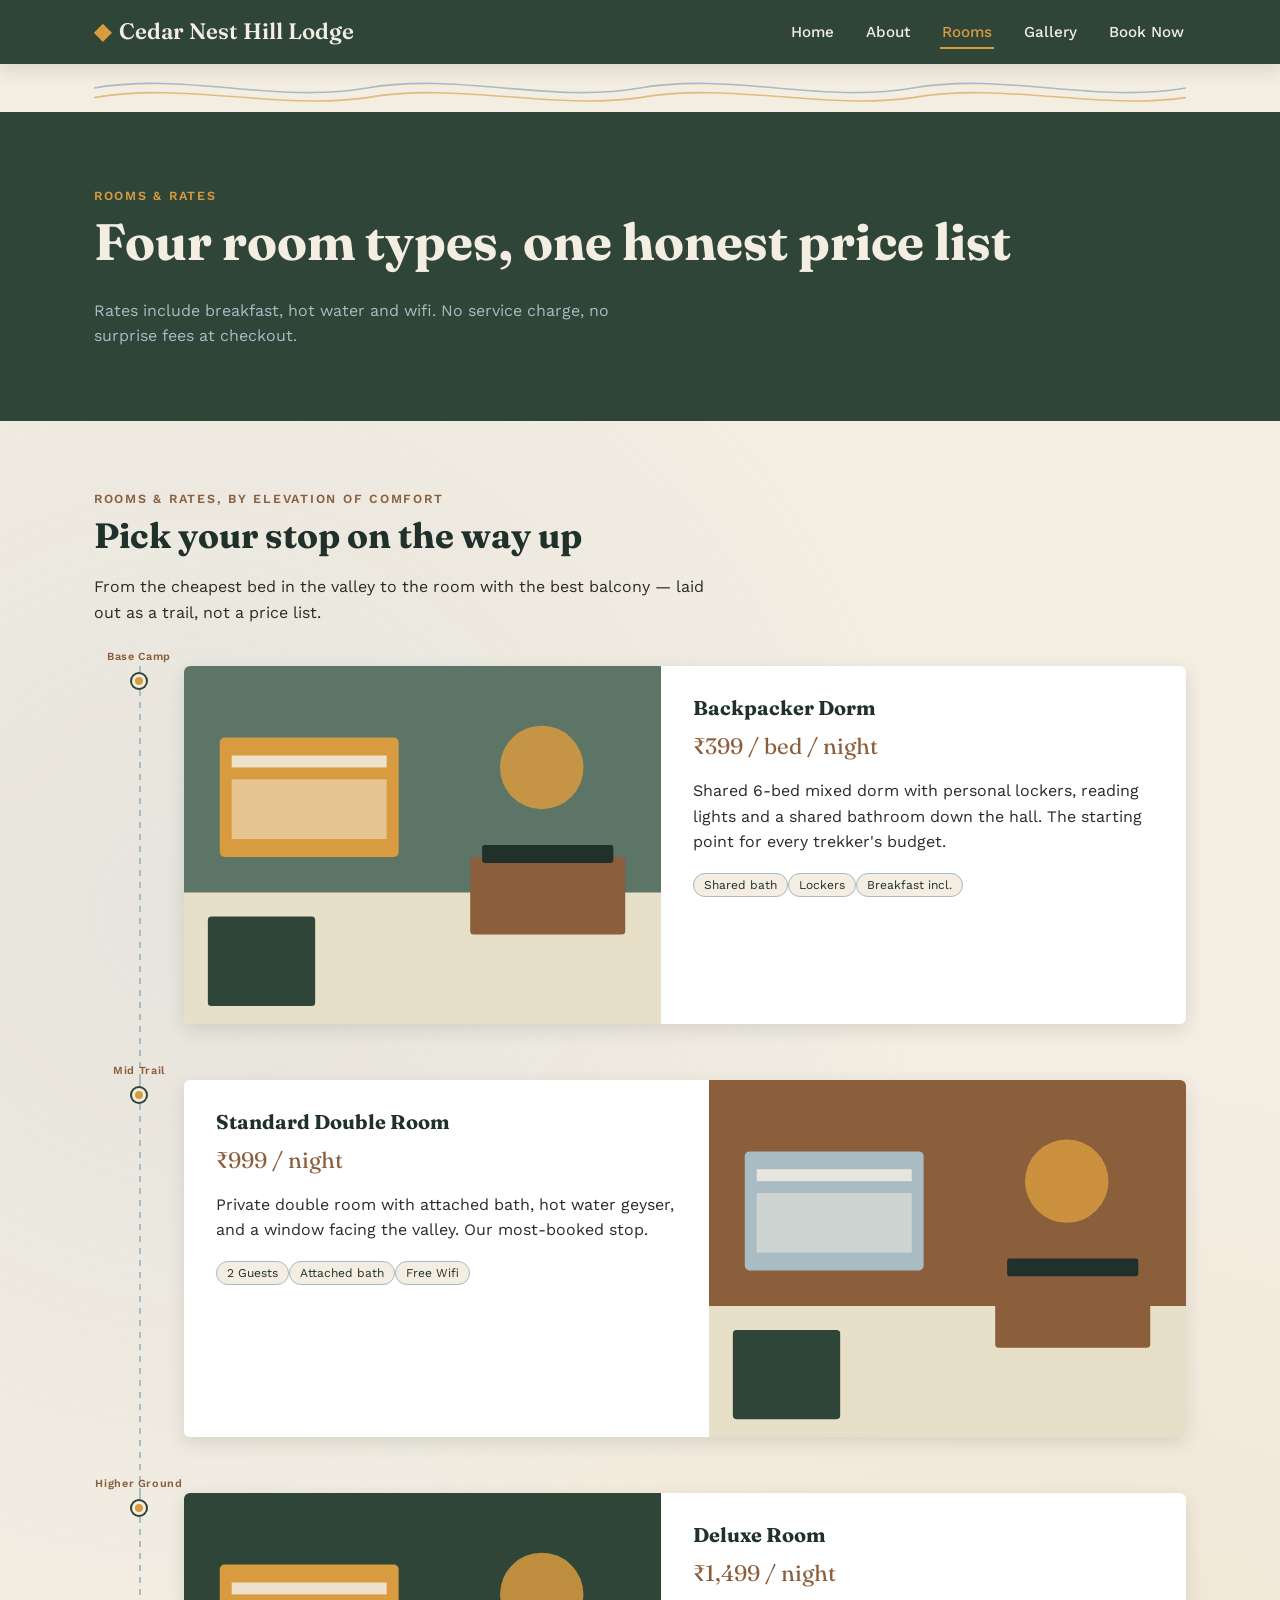
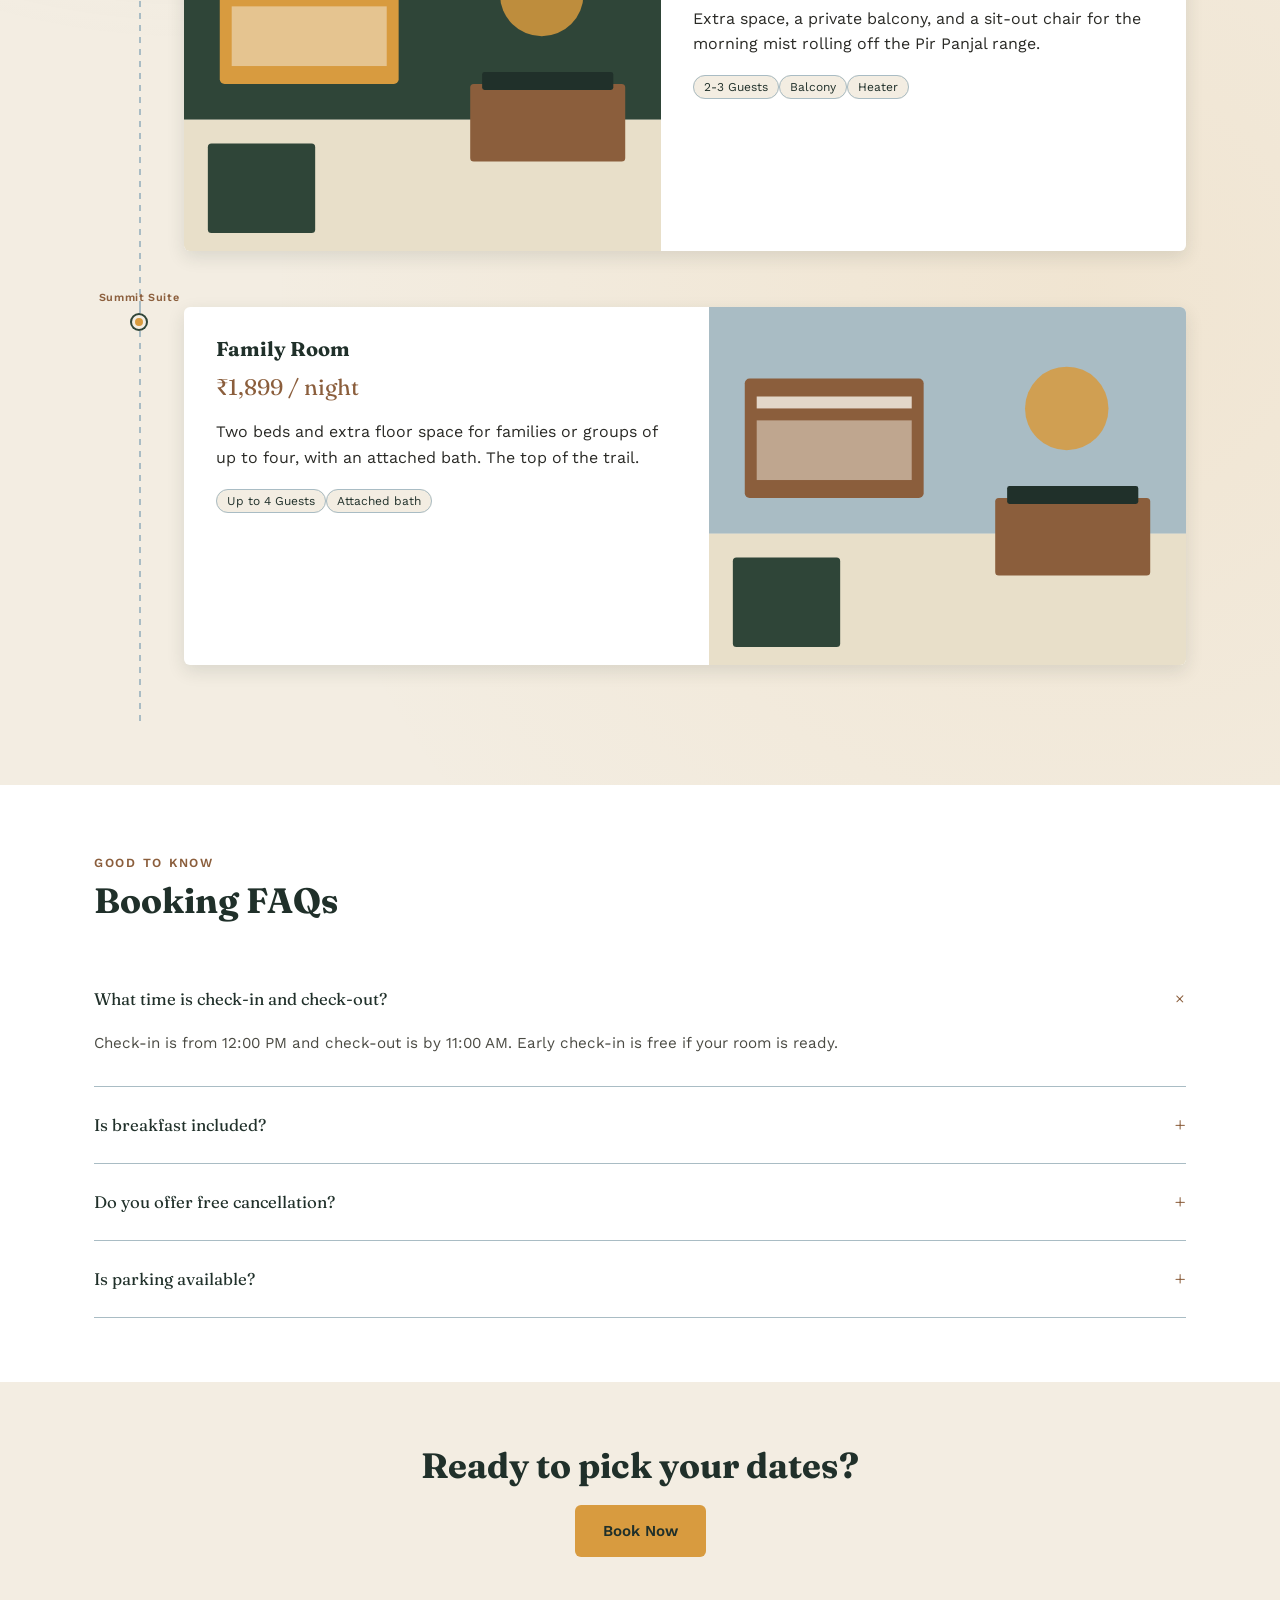
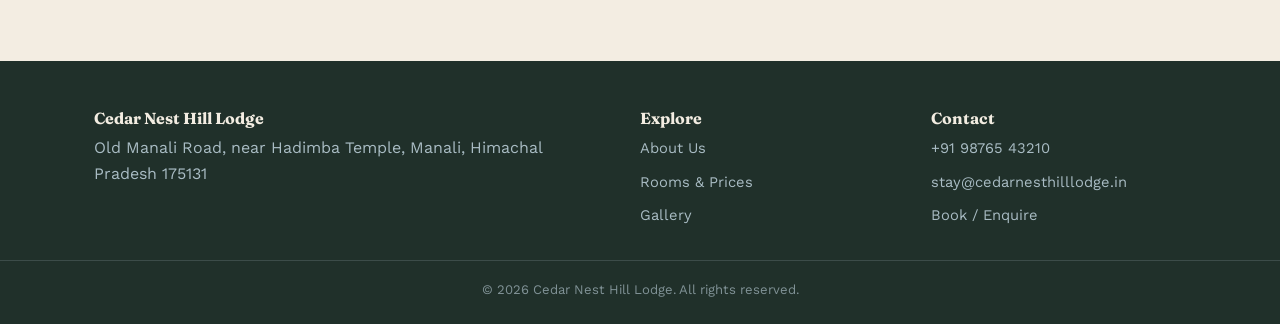
<file: rooms.html>
<!DOCTYPE html>
<html lang="en">
<head>
<meta charset="UTF-8">
<meta name="viewport" content="width=device-width, initial-scale=1.0">
<title>Rooms &amp; Prices | Cedar Nest Hill Lodge, Manali</title>
<meta name="description" content="Browse room types and prices at Cedar Nest Hill Lodge, Manali — from budget dorm beds to deluxe rooms with mountain-view balconies.">
<meta name="keywords" content="hotel rooms Manali, budget rooms Himachal, dorm bed Manali, deluxe room price">
<link rel="canonical" href="https://cedarnesthilllodge.in/rooms.html">
<meta property="og:type" content="website">
<meta property="og:title" content="Rooms & Prices | Cedar Nest Hill Lodge, Manali">
<meta property="og:description" content="Browse room types and prices at Cedar Nest Hill Lodge, Manali — from budget dorm beds to deluxe rooms with mountain-view balconies.">
<meta property="og:url" content="https://cedarnesthilllodge.in/rooms.html">
<meta property="og:image" content="https://cedarnesthilllodge.in/images/room-deluxe.svg">
<meta property="og:site_name" content="Cedar Nest Hill Lodge">
<meta name="twitter:card" content="summary_large_image">
<meta name="twitter:title" content="Rooms & Prices | Cedar Nest Hill Lodge, Manali">
<meta name="twitter:description" content="Browse room types and prices at Cedar Nest Hill Lodge, Manali — from budget dorm beds to deluxe rooms with mountain-view balconies.">
<meta name="robots" content="index, follow">
<link rel="stylesheet" href="style.css">
<link rel="preconnect" href="https://fonts.googleapis.com">
<link href="https://fonts.googleapis.com/css2?family=Fraunces:wght@500;600;700&family=Work+Sans:wght@400;500;600&display=swap" rel="stylesheet">

<!-- Global site tag (gtag.js) - Google Analytics -->
<script async src="https://www.googletagmanager.com/gtag/js?id=G-XXXXXXXXXX"></script>
<script>
  window.dataLayer = window.dataLayer || [];
  function gtag(){dataLayer.push(arguments);}
  gtag('js', new Date());
  gtag('config', 'G-XXXXXXXXXX');
</script>
</head>
<body>

<header class="site-header">
  <div class="nav-wrap">
    <a href="index.html" class="brand"><span class="mark">&#9670;</span> Cedar Nest Hill Lodge</a>
    <button class="menu-toggle" aria-label="Toggle menu" aria-expanded="false">&#9776;</button>
    <nav class="main-nav">
      <ul>
        <li><a href="index.html">Home</a></li>
        <li><a href="about.html">About</a></li>
        <li><a href="rooms.html" aria-current="page">Rooms</a></li>
        <li><a href="gallery.html">Gallery</a></li>
        <li><a href="booking.html">Book Now</a></li>
      </ul>
    </nav>
  </div>
</header>
<div class="container"><img src="images/contour-line.svg" alt="Topographic decoration contour line layout map metric" class="contour-divider" aria-hidden="true"></div>


<section class="page-banner">
  <div class="container">
    <span class="eyebrow">Rooms &amp; Rates</span>
    <h1>Four room types, one honest price list</h1>
    <p>Rates include breakfast, hot water and wifi. No service charge, no surprise fees at checkout.</p>
  </div>
</section>

<section class="topo-bg">
  <div class="container">
    <div class="section-head">
      <span class="eyebrow">Rooms &amp; Rates, by Elevation of Comfort</span>
      <h2>Pick your stop on the way up</h2>
      <p>From the cheapest bed in the valley to the room with the best balcony — laid out as a trail, not a price list.</p>
    </div>

    <div class="elevation-row">
      <div class="rail"><span class="elev-label">Base Camp</span><span class="marker"></span></div>
      <div class="stop-card">
        <div class="stop-img"><img src="images/room-dorm.svg" alt="Six-bed backpacker dorm room with bunk beds and lockers" loading="lazy"></div>
        <div class="stop-body">
          <h3>Backpacker Dorm</h3>
          <p class="price">&#8377;399 / bed / night</p>
          <p>Shared 6-bed mixed dorm with personal lockers, reading lights and a shared bathroom down the hall. The starting point for every trekker's budget.</p>
          <div class="tags"><span class="tag">Shared bath</span><span class="tag">Lockers</span><span class="tag">Breakfast incl.</span></div>
        </div>
      </div>
    </div>

    <div class="elevation-row">
      <div class="rail"><span class="elev-label">Mid Trail</span><span class="marker"></span></div>
      <div class="stop-card reverse">
        <div class="stop-img"><img src="images/room-standard.svg" alt="Standard double room with attached bathroom and mountain view window" loading="lazy"></div>
        <div class="stop-body">
          <h3>Standard Double Room</h3>
          <p class="price">&#8377;999 / night</p>
          <p>Private double room with attached bath, hot water geyser, and a window facing the valley. Our most-booked stop.</p>
          <div class="tags"><span class="tag">2 Guests</span><span class="tag">Attached bath</span><span class="tag">Free Wifi</span></div>
        </div>
      </div>
    </div>

    <div class="elevation-row">
      <div class="rail"><span class="elev-label">Higher Ground</span><span class="marker"></span></div>
      <div class="stop-card">
        <div class="stop-img"><img src="images/room-deluxe.svg" alt="Deluxe room with private balcony and wooden furnishings" loading="lazy"></div>
        <div class="stop-body">
          <h3>Deluxe Room</h3>
          <p class="price">&#8377;1,499 / night</p>
          <p>Extra space, a private balcony, and a sit-out chair for the morning mist rolling off the Pir Panjal range.</p>
          <div class="tags"><span class="tag">2-3 Guests</span><span class="tag">Balcony</span><span class="tag">Heater</span></div>
        </div>
      </div>
    </div>

    <div class="elevation-row">
      <div class="rail"><span class="elev-label">Summit Suite</span><span class="marker"></span></div>
      <div class="stop-card reverse">
        <div class="stop-img"><img src="images/room-family.svg" alt="Family room with two beds suitable for four guests" loading="lazy"></div>
        <div class="stop-body">
          <h3>Family Room</h3>
          <p class="price">&#8377;1,899 / night</p>
          <p>Two beds and extra floor space for families or groups of up to four, with an attached bath. The top of the trail.</p>
          <div class="tags"><span class="tag">Up to 4 Guests</span><span class="tag">Attached bath</span></div>
        </div>
      </div>
    </div>

  </div>
</section>

<section class="alt">
  <div class="container">
    <div class="section-head">
      <span class="eyebrow">Good to know</span>
      <h2>Booking FAQs</h2>
    </div>
    <div class="faq-list">
      <div class="faq-item open">
        <button class="faq-question">What time is check-in and check-out?<span class="plus">+</span></button>
        <div class="faq-answer"><p>Check-in is from 12:00 PM and check-out is by 11:00 AM. Early check-in is free if your room is ready.</p></div>
      </div>
      <div class="faq-item">
        <button class="faq-question">Is breakfast included?<span class="plus">+</span></button>
        <div class="faq-answer"><p>Yes, a simple home-style breakfast is included with every room and dorm bed.</p></div>
      </div>
      <div class="faq-item">
        <button class="faq-question">Do you offer free cancellation?<span class="plus">+</span></button>
        <div class="faq-answer"><p>Bookings can be cancelled free of charge up to 48 hours before check-in.</p></div>
      </div>
      <div class="faq-item">
        <button class="faq-question">Is parking available?<span class="plus">+</span></button>
        <div class="faq-answer"><p>Yes, free on-site parking is available for two-wheelers and small cars.</p></div>
      </div>
    </div>
  </div>
</section>

<section style="text-align:center;">
  <div class="container">
    <h2>Ready to pick your dates?</h2>
    <a href="booking.html" class="btn btn-primary">Book Now</a>
  </div>
</section>

<footer class="site-footer">
  <div class="container grid">
    <div>
      <h3>Cedar Nest Hill Lodge</h3>
      <p>Old Manali Road, near Hadimba Temple, Manali, Himachal Pradesh 175131</p>
    </div>
    <div>
      <h3>Explore</h3>
      <ul>
        <li><a href="about.html">About Us</a></li>
        <li><a href="rooms.html">Rooms &amp; Prices</a></li>
        <li><a href="gallery.html">Gallery</a></li>
      </ul>
    </div>
    <div>
      <h3>Contact</h3>
      <ul>
        <li><a href="tel:+919876543210">+91 98765 43210</a></li>
        <li><a href="mailto:stay@cedarnesthilllodge.in">stay@cedarnesthilllodge.in</a></li>
        <li><a href="booking.html">Book / Enquire</a></li>
      </ul>
    </div>
  </div>
  <div class="bottom-bar">&copy; 2026 Cedar Nest Hill Lodge. All rights reserved.</div>
</footer>

<script src="script.js" defer></script>
<script src="chat-widget.js" defer></script>
</body>
</html>
</file>
<file: style.css>
/* ===== Cedar Nest Hill Lodge — Stylesheet =====
   Palette: Pine #2F4538, Bark #8B5E3C, Mist #A9BCC4, Cream #F3EDE2, Mustard #D89B3F
*/

:root {
  --pine: #2f4538;
  --pine-dark: #20302a;
  --bark: #8b5e3c;
  --mist: #a9bcc4;
  --cream: #f3ede2;
  --mustard: #d89b3f;
  --ink: #2a2a26;
  --white: #ffffff;
  --radius: 6px;
  --shadow: 0 6px 18px rgba(32, 48, 42, 0.12);
  --font-display: "Fraunces", Georgia, serif;
  --font-body: "Work Sans", Arial, sans-serif;
}

* { box-sizing: border-box; }

html { scroll-behavior: smooth; }

body {
  margin: 0;
  font-family: var(--font-body);
  color: var(--ink);
  background: var(--cream);
  line-height: 1.6;
}

img { max-width: 100%; display: block; }

a { color: inherit; }

h1, h2, h3 {
  font-family: var(--font-display);
  margin: 0 0 0.5em;
  line-height: 1.15;
  color: var(--pine-dark);
}

h1 { font-size: clamp(2.1rem, 4.5vw, 3.2rem); }
h2 { font-size: clamp(1.6rem, 3vw, 2.2rem); }
h3 { font-size: 1.25rem; }

p { margin: 0 0 1em; }

.container {
  max-width: 1140px;
  margin: 0 auto;
  padding: 0 24px;
}

.eyebrow {
  text-transform: uppercase;
  letter-spacing: 0.14em;
  font-size: 0.78rem;
  font-weight: 600;
  color: var(--bark);
  margin-bottom: 0.6em;
  display: inline-block;
}

/* ===== Header / Nav ===== */
header.site-header {
  position: sticky;
  top: 0;
  z-index: 100;
  background: var(--pine);
  color: var(--cream);
  box-shadow: var(--shadow);
}

.nav-wrap {
  display: flex;
  align-items: center;
  justify-content: space-between;
  padding: 14px 24px;
  max-width: 1140px;
  margin: 0 auto;
}

.brand {
  font-family: var(--font-display);
  font-size: 1.4rem;
  font-weight: 600;
  color: var(--cream);
  text-decoration: none;
  display: flex;
  align-items: center;
  gap: 8px;
}

.brand .mark {
  color: var(--mustard);
}

nav.main-nav ul {
  list-style: none;
  display: flex;
  gap: 28px;
  margin: 0;
  padding: 0;
}

nav.main-nav a {
  text-decoration: none;
  color: var(--cream);
  font-weight: 500;
  font-size: 0.95rem;
  padding: 6px 2px;
  border-bottom: 2px solid transparent;
  transition: border-color 0.2s ease, color 0.2s ease;
}

nav.main-nav a:hover,
nav.main-nav a[aria-current="page"] {
  border-bottom-color: var(--mustard);
  color: var(--mustard);
}

.menu-toggle {
  display: none;
  background: none;
  border: 1px solid var(--cream);
  border-radius: var(--radius);
  color: var(--cream);
  font-size: 1.3rem;
  padding: 6px 12px;
  cursor: pointer;
}

/* ===== Buttons ===== */
.btn {
  display: inline-block;
  padding: 12px 26px;
  border-radius: var(--radius);
  text-decoration: none;
  font-weight: 600;
  font-size: 0.95rem;
  border: 2px solid transparent;
  cursor: pointer;
  transition: transform 0.15s ease, background 0.2s ease, color 0.2s ease;
}

.btn:hover { transform: translateY(-2px); }

.btn-primary {
  background: var(--mustard);
  color: var(--pine-dark);
}
.btn-primary:hover { background: #c98a2c; }

.btn-outline {
  background: transparent;
  border-color: var(--cream);
  color: var(--cream);
}
.btn-outline:hover { background: var(--cream); color: var(--pine-dark); }

.btn-outline-dark {
  background: transparent;
  border-color: var(--pine);
  color: var(--pine);
}
.btn-outline-dark:hover { background: var(--pine); color: var(--cream); }

/* ===== Hero ===== */
.hero {
  position: relative;
  color: var(--cream);
  background: linear-gradient(180deg, rgba(32,48,42,0.55), rgba(32,48,42,0.78)), var(--pine);
  background-size: cover;
  background-position: center;
  padding: 110px 24px 90px;
  text-align: left;
}

.hero-inner { max-width: 640px; }

.hero p.lead {
  font-size: 1.1rem;
  color: #F0F0F0;
  max-width: 520px;
}

.hero .cta-row { display: flex; gap: 14px; flex-wrap: wrap; margin-top: 1.4em; }

.page-banner {
  background: var(--pine);
  color: var(--cream);
  padding: 70px 24px 56px;
  text-align: left;
}
.page-banner .eyebrow { color: var(--mustard); }
.page-banner h1 { color: var(--cream); }
.page-banner p { color: var(--mist); max-width: 560px; }

/* ===== Sections ===== */
section { padding: 64px 0; }
section.alt { background: var(--white); }

.section-head { max-width: 620px; margin-bottom: 40px; }

/* ===== Cards / Grids ===== */
.grid {
  display: grid;
  grid-template-columns: repeat(3, 1fr);
  gap: 28px;
}

.grid.cols-2 { grid-template-columns: repeat(2, 1fr); }
.grid.cols-4 { grid-template-columns: repeat(4, 1fr); }

.card {
  background: var(--white);
  border-radius: var(--radius);
  overflow: hidden;
  box-shadow: var(--shadow);
  display: flex;
  flex-direction: column;
}

.card img { aspect-ratio: 4 / 3; object-fit: cover; width: 100%; }

.card-body { padding: 20px 22px 24px; flex: 1; display: flex; flex-direction: column; }

.card-body .price {
  font-family: var(--font-display);
  color: var(--bark);
  font-size: 1.3rem;
  margin: 0.2em 0 0.5em;
}

.card-body .tags { margin-top: auto; padding-top: 12px; display: flex; gap: 8px; flex-wrap: wrap; }

.tag {
  background: var(--cream);
  color: var(--pine-dark);
  font-size: 0.75rem;
  padding: 4px 10px;
  border-radius: 999px;
  border: 1px solid var(--mist);
}

/* ===== Highlights icons row ===== */
.highlights {
  display: grid;
  grid-template-columns: repeat(4, 1fr);
  gap: 24px;
  text-align: center;
}
.highlights .item {
  background: var(--white);
  padding: 26px 16px;
  border-radius: var(--radius);
  box-shadow: var(--shadow);
}
.highlights .item .icon { font-size: 1.8rem; margin-bottom: 8px; }

/* ===== Gallery ===== */
.gallery-grid {
  display: grid;
  grid-template-columns: repeat(3, 1fr);
  gap: 18px;
}
.gallery-grid figure { margin: 0; border-radius: var(--radius); overflow: hidden; box-shadow: var(--shadow); background: var(--white); }
.gallery-grid img { aspect-ratio: 1 / 1; object-fit: cover; }
.gallery-grid figcaption { padding: 10px 14px; font-size: 0.85rem; color: var(--bark); }

/* ===== Testimonials ===== */
.testimonial {
  background: var(--pine);
  color: var(--cream);
  border-radius: var(--radius);
  padding: 26px 28px;
}
.testimonial .stars { color: var(--mustard); margin-bottom: 8px; }
.testimonial cite { display: block; margin-top: 12px; font-style: normal; color: var(--mist); font-size: 0.9rem; }

/* ===== FAQ ===== */
.faq-item {
  border-bottom: 1px solid var(--mist);
  padding: 16px 0;
}
.faq-question {
  width: 100%;
  background: none;
  border: none;
  text-align: left;
  font-family: var(--font-display);
  font-size: 1.05rem;
  color: var(--pine-dark);
  display: flex;
  justify-content: space-between;
  align-items: center;
  cursor: pointer;
  padding: 0;
}
.faq-question .plus { font-size: 1.4rem; color: var(--bark); transition: transform 0.2s ease; }
.faq-item.open .faq-question .plus { transform: rotate(45deg); }
.faq-answer {
  max-height: 0;
  overflow: hidden;
  transition: max-height 0.25s ease;
  font-size: 0.95rem;
  color: #4b4b44;
}
.faq-item.open .faq-answer { max-height: 240px; margin-top: 10px; }

/* ===== Forms ===== */
.form-card {
  background: var(--white);
  border-radius: var(--radius);
  box-shadow: var(--shadow);
  padding: 34px;
}

.form-row { display: grid; grid-template-columns: 1fr 1fr; gap: 18px; }

.field { margin-bottom: 18px; }
.field label { display: block; font-weight: 600; font-size: 0.88rem; margin-bottom: 6px; color: var(--pine-dark); }
.field input, .field select, .field textarea {
  width: 100%;
  padding: 11px 13px;
  border: 1px solid var(--mist);
  border-radius: var(--radius);
  font-family: var(--font-body);
  font-size: 0.95rem;
  background: var(--cream);
}
.field input:focus, .field select:focus, .field textarea:focus {
  outline: 2px solid var(--mustard);
  outline-offset: 1px;
  background: var(--white);
}
.field .error-msg {
  color: #a8351f;
  font-size: 0.8rem;
  margin-top: 4px;
  display: none;
}
.field.invalid input, .field.invalid select, .field.invalid textarea { border-color: #a8351f; }
.field.invalid .error-msg { display: block; }

.form-success {
  display: none;
  background: #e4efe6;
  border: 1px solid var(--pine);
  color: var(--pine-dark);
  padding: 14px 18px;
  border-radius: var(--radius);
  margin-bottom: 20px;
}
.form-success.show { display: block; }

/* ===== Map / contact info ===== */
.contact-info-list { list-style: none; padding: 0; margin: 0; }
.contact-info-list li { display: flex; gap: 10px; margin-bottom: 14px; }
.contact-info-list .label { color: var(--bark); font-weight: 600; min-width: 92px; }

.map-frame {
  border-radius: var(--radius);
  overflow: hidden;
  box-shadow: var(--shadow);
  border: 1px solid var(--mist);
}

/* ===== Footer ===== */
footer.site-footer {
  background: var(--pine-dark);
  color: var(--mist);
  padding: 48px 0 24px;
  margin-top: 40px;
}
footer.site-footer .grid { grid-template-columns: 2fr 1fr 1fr; gap: 36px; }
footer.site-footer h3 { color: var(--cream); font-size: 1rem; }
footer.site-footer a { color: var(--mist); text-decoration: none; font-size: 0.92rem; }
footer.site-footer a:hover { color: var(--mustard); }
footer.site-footer ul { list-style: none; padding: 0; margin: 0; display: flex; flex-direction: column; gap: 8px; }
footer .bottom-bar {
  border-top: 1px solid rgba(169,188,196,0.2);
  margin-top: 32px;
  padding-top: 18px;
  font-size: 0.82rem;
  text-align: center;
  color: rgba(169,188,196,0.7);
}

/* ===== Signature: Topographic contour motif ===== */
.contour-divider {
  width: 100%;
  height: 48px;
  display: block;
  margin: 0;
}

.elevation-row {
  display: grid;
  grid-template-columns: 90px 1fr;
  gap: 0;
  position: relative;
}

.elevation-row .rail {
  position: relative;
  display: flex;
  justify-content: center;
}
.elevation-row .rail::before {
  content: "";
  position: absolute;
  top: 0;
  bottom: 0;
  left: 50%;
  width: 2px;
  background: repeating-linear-gradient(to bottom, var(--mist) 0 6px, transparent 6px 12px);
}
.elevation-row .rail .marker {
  position: relative;
  width: 14px;
  height: 14px;
  border-radius: 50%;
  background: var(--mustard);
  border: 3px solid var(--cream);
  box-shadow: 0 0 0 2px var(--pine);
  margin-top: 8px;
  z-index: 1;
}
.elevation-row .elev-label {
  position: absolute;
  top: -18px;
  left: 50%;
  transform: translateX(-50%);
  font-size: 0.68rem;
  letter-spacing: 0.06em;
  color: var(--bark);
  white-space: nowrap;
  font-weight: 600;
}

.stop-card {
  background: var(--white);
  border-radius: var(--radius);
  box-shadow: var(--shadow);
  margin: 0 0 56px;
  display: grid;
  grid-template-columns: 1fr 1.1fr;
  overflow: hidden;
}
.stop-card.reverse { grid-template-columns: 1.1fr 1fr; }
.stop-card.reverse .stop-img { order: 2; }
.stop-card .stop-img img { height: 100%; object-fit: cover; }
.stop-card .stop-body { padding: 30px 32px; }
.stop-card .stop-body .price { font-family: var(--font-display); color: var(--bark); font-size: 1.4rem; margin: 0.2em 0 0.6em; }

.topo-bg {
  background-image:
    radial-gradient(circle at 15% 25%, rgba(169,188,196,0.18) 0, transparent 40%),
    radial-gradient(circle at 85% 75%, rgba(216,155,63,0.10) 0, transparent 45%);
}

/* ===== Responsive ===== */
@media (max-width: 880px) {
  .grid, .grid.cols-4, .highlights { grid-template-columns: repeat(2, 1fr); }
  .gallery-grid { grid-template-columns: repeat(2, 1fr); }
  footer.site-footer .grid { grid-template-columns: 1fr; }
  .form-row { grid-template-columns: 1fr; }
  .stop-card, .stop-card.reverse { grid-template-columns: 1fr; }
  .stop-card.reverse .stop-img { order: 0; }
  .stop-card .stop-img img { aspect-ratio: 16/9; }
}

@media (max-width: 640px) {
  nav.main-nav {
    position: absolute;
    top: 100%;
    left: 0;
    right: 0;
    background: var(--pine);
    flex-direction: column;
    display: none;
    box-shadow: var(--shadow);
  }
  nav.main-nav.open { display: block; }
  nav.main-nav ul { flex-direction: column; gap: 0; padding: 8px 24px 18px; }
  nav.main-nav li { border-bottom: 1px solid rgba(243,237,226,0.12); }
  nav.main-nav a { display: block; padding: 12px 0; }
  .menu-toggle { display: inline-block; }
  .grid, .grid.cols-4, .grid.cols-2, .highlights, .gallery-grid { grid-template-columns: 1fr; }
  .elevation-row { grid-template-columns: 1fr; }
  .elevation-row .rail { display: none; }
  .hero { padding: 80px 20px 60px; text-align: center; }
  .hero-inner { margin: 0 auto; }
  .hero .cta-row { justify-content: center; }
  .page-banner { text-align: center; }
  .page-banner p { margin: 0 auto; }
}
/* ==========================================================================
   Mobile Display & Touch Interaction Targets Fixes
   ========================================================================== */

.room-grid, .gallery-grid {
    display: grid;
    grid-template-columns: repeat(auto-fit, minmax(300px, 1fr));
    gap: 20px;
    padding: 15px;
}

button, .btn, a.booking-link, .menu-toggle, .faq-question {
    min-height: 44px;
    min-width: 44px;
}
</file>
